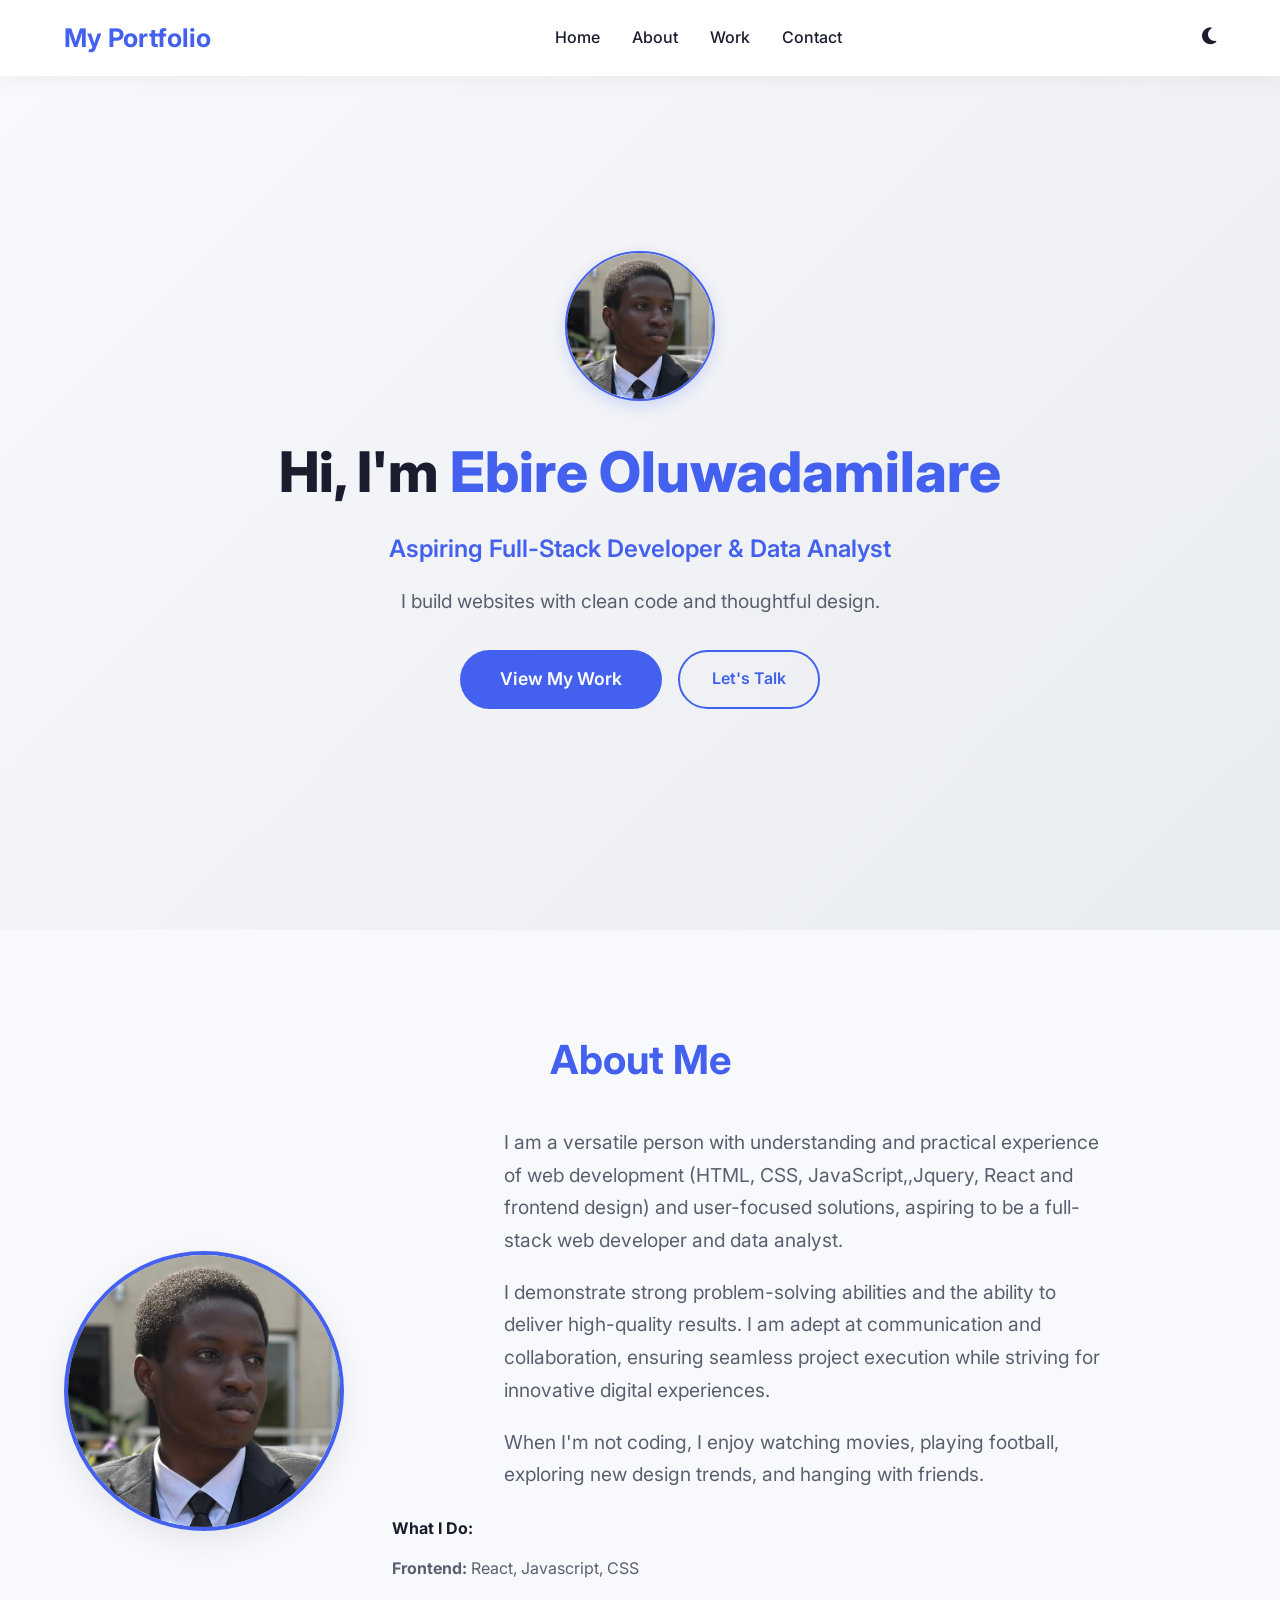
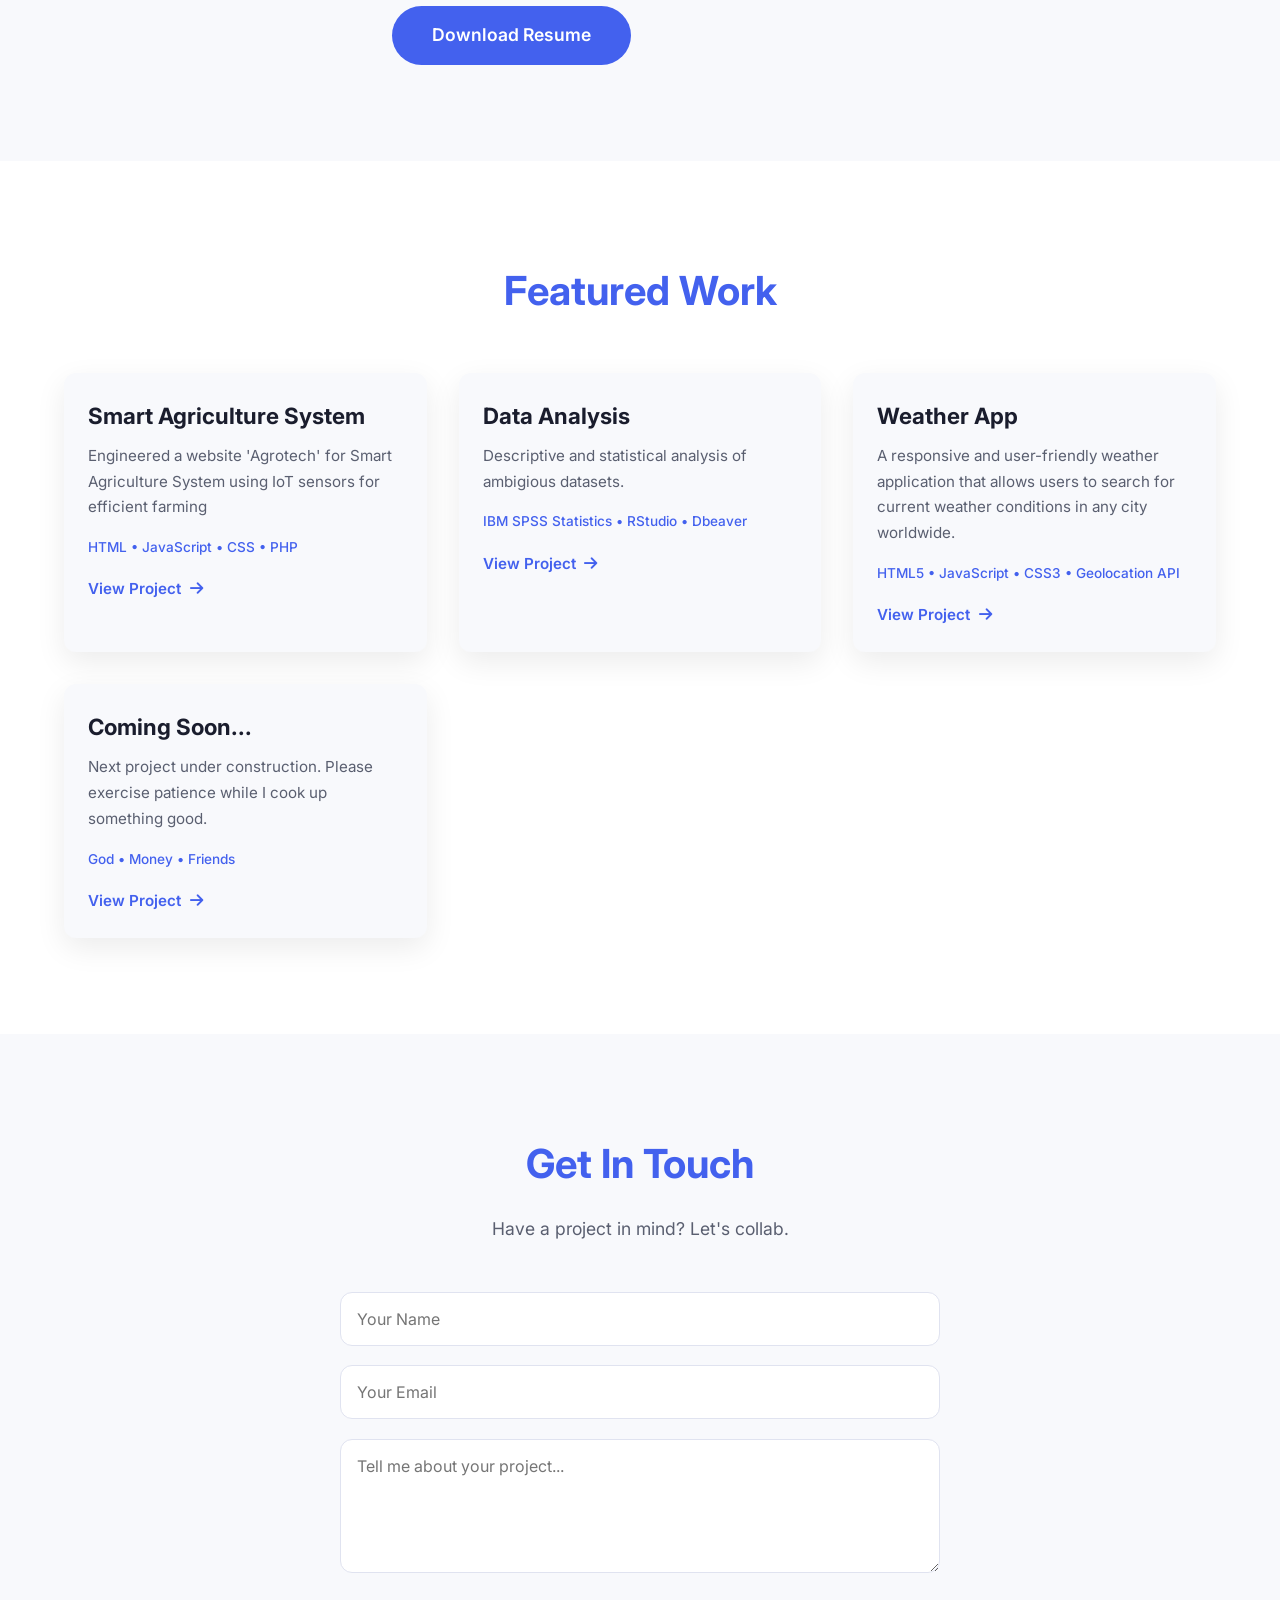
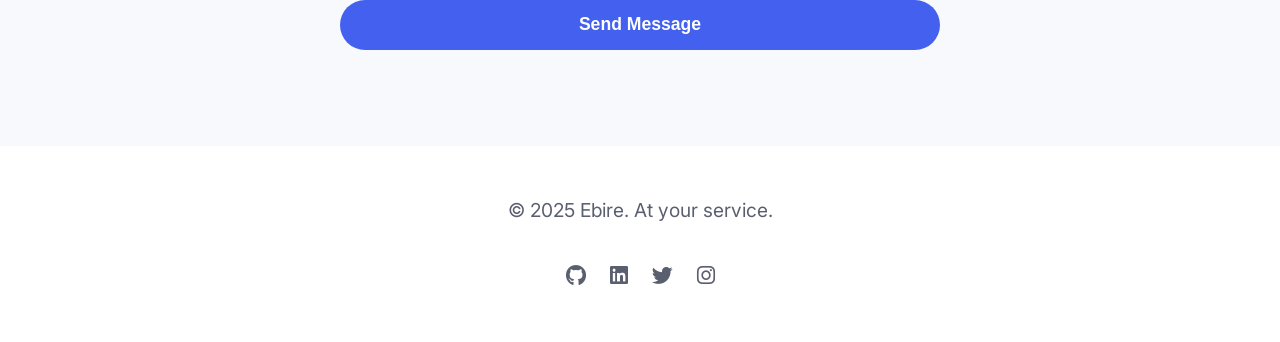
<file: index.html>
<!DOCTYPE html>
<html lang="en">

<head>
    <meta charset="UTF-8" />
    <meta name="viewport" content="width=device-width, initial-scale=1.0" />
    <title>Portfolio</title>
    <link rel="stylesheet" href="style.css" />
    <link href="https://fonts.googleapis.com/css2?family=Inter:wght@300;400;500;600;700&display=swap" rel="stylesheet">
    <link rel="stylesheet" href="https://cdnjs.cloudflare.com/ajax/libs/font-awesome/6.4.0/css/all.min.css" />
    <link rel="icon" href="favicon.svg" type="image/svg+xml">
    <link rel="alternate icon" href="favicon.ico" type="image/x-icon">
    <link rel="apple-touch-icon" sizes="57x57" href="/apple-icon-57x57.png">
    <link rel="apple-touch-icon" sizes="60x60" href="/apple-icon-60x60.png">
    <link rel="apple-touch-icon" sizes="72x72" href="/apple-icon-72x72.png">
    <link rel="apple-touch-icon" sizes="76x76" href="/apple-icon-76x76.png">
    <link rel="apple-touch-icon" sizes="114x114" href="/apple-icon-114x114.png">
    <link rel="apple-touch-icon" sizes="120x120" href="/apple-icon-120x120.png">
    <link rel="apple-touch-icon" sizes="144x144" href="/apple-icon-144x144.png">
    <link rel="apple-touch-icon" sizes="152x152" href="/apple-icon-152x152.png">
    <link rel="apple-touch-icon" sizes="180x180" href="/apple-icon-180x180.png">
    <link rel="icon" type="image/png" sizes="192x192" href="/android-icon-192x192.png">
    <link rel="icon" type="image/png" sizes="32x32" href="/favicon-32x32.png">
    <link rel="icon" type="image/png" sizes="96x96" href="/favicon-96x96.png">
    <link rel="icon" type="image/png" sizes="16x16" href="/favicon-16x16.png">
    <link rel="manifest" href="/manifest.json">
    <meta name="msapplication-TileColor" content="#ffffff">
    <meta name="msapplication-TileImage" content="/ms-icon-144x144.png">
    <meta name="theme-color" content="#ffffff">
</head>

<body>
    <!-- Navigation -->
    <nav id="navbar">
        <div class="nav-container">
            <a href="#" class="logo">My Portfolio</a>
            <ul class="nav-links">
                <li><a href="#home">Home</a></li>
                <li><a href="#about">About</a></li>
                <li><a href="#projects">Work</a></li>
                <li><a href="#contact">Contact</a></li>
            </ul>
            <div class="tog-bug">
                <button id="theme-toggle" aria-label="Toggle dark mode">
                <i class="fas fa-moon"></i>
            </button>
            <div class="burger">
                <span></span>
                <span></span>
                <span></span>
            </div>
            </div>
        </div>
    </nav>

    <!-- Hero Section -->
    <section id="home" class="hero">
        <div class="hero-content">
            <div class="profile-image-container">
                <img src="Oluwadamilare.jpg" alt="Your Name" class="profile-image" />
            </div>
            <h1>Hi, I'm <span>Ebire Oluwadamilare</span></h1>
            <p class="subtitle">Aspiring Full-Stack Developer & Data Analyst</p>
            <p class="description">
                I build websites with clean code and thoughtful design.
            </p>
            <div class="cta-buttons">
                <a href="#projects" class="btn primary">View My Work</a>
                <a href="#contact" class="btn secondary">Let's Talk</a>
            </div>
        </div>
    </section>

    <!-- About Section -->
    <section id="about" class="about">
        <div class="container">
            <h2 class="section-title">About Me</h2>
            <div class="about-content">
                <div class="about-img">
                    <img src="Oluwadamilare.jpg" alt="Your Name" />
                </div>
                <div class="about-text">
                    <p>
                        I am a versatile person with understanding and practical experience of web
                        development (HTML, CSS, JavaScript,,Jquery, React and frontend design) and user-focused
                        solutions, aspiring to be a full-stack web developer and data analyst.</p>
                    <p>I demonstrate strong problem-solving abilities and the ability to deliver high-quality results. I
                        am adept at communication and collaboration, ensuring seamless project execution while striving
                        for innovative digital experiences.</p>
                    <p>
                        When I'm not coding, I enjoy watching movies, playing football, exploring new design trends, and
                        hanging with friends.
                    </p>
                    <div class="skills">
                        <h4>What I Do:</h4>
                        <ul>
                            <li><strong>Frontend:</strong> React, Javascript, CSS</li>
                        </ul>
                    </div>
                    <a href="Curriculum Vitae-Oluwadamilare Ebire John.pdf" class="btn primary" target="_blank">Download Resume</a>
                </div>
            </div>
        </div>
    </section>

    <!-- Projects Section -->
    <section id="projects" class="projects">
        <div class="container">
            <h2 class="section-title">Featured Work</h2>
            <div class="projects-grid">
                <div class="project-card">
                    <div class="project-info">
                        <h3>Smart Agriculture System</h3>
                        <p>
                            Engineered a website 'Agrotech' for Smart Agriculture System using IoT sensors for efficient
                            farming
                        </p>
                        <div class="tech">HTML • JavaScript • CSS • PHP</div>
                        <a href="project.html" class="view-project">
                            View Project <i class="fas fa-arrow-right"></i>
                        </a>
                    </div>
                </div>

                <div class="project-card">
                    <div class="project-info">
                        <h3>Data Analysis</h3>
                        <p>
                            Descriptive and statistical analysis of ambigious datasets.
                        </p>
                        <div class="tech">IBM SPSS Statistics • RStudio • Dbeaver</div>
                        <a href="daproject.html" class="view-project">
                            View Project <i class="fas fa-arrow-right"></i>
                        </a>
                    </div>
                </div>

                <div class="project-card">
                    <div class="project-info">
                        <h3>Weather App</h3>
                        <p>
                            A responsive and user-friendly weather application that allows users to search for current weather conditions in any city worldwide.
                        </p>
                        <div class="tech">HTML5 • JavaScript • CSS3 • Geolocation API</div>
                        <a href="waproject.html" class="view-project">
                            View Project <i class="fas fa-arrow-right"></i>
                        </a>
                    </div>
                </div>
                <div class="project-card">
                    <div class="project-info">
                        <h3>Coming Soon...</h3>
                        <p>
                            Next project under construction. Please exercise patience while I cook up something good.
                        </p>
                        <div class="tech">God • Money • Friends</div>
                        <a href="#" target="_blank" class="view-project">
                            View Project <i class="fas fa-arrow-right"></i>
                        </a>
                    </div>
                </div>
            </div>
        </div>
    </section>

    <!-- Contact Section -->
    <section id="contact" class="contact">
        <div class="container">
            <h2 class="section-title">Get In Touch</h2>
            <p class="section-subtitle">
                Have a project in mind? Let's collab.
            </p>
            <form id="contact-form" class="contact-form">
                <div class="form-group">
                    <input type="text" name="name" placeholder="Your Name" required />
                </div>
                <div class="form-group">
                    <input type="email" name="email" placeholder="Your Email" required />
                </div>
                <div class="form-group">
                    <textarea name="message" rows="5" placeholder="Tell me about your project..." required></textarea>
                </div>
                <button type="submit" class="btn primary large">Send Message</button>
            </form>

            <div id="form-message"></div>
        </div>
    </section>

    <!-- Footer -->
    <footer>
        <div class="container">
            <p>&copy; 2025 Ebire. At your service.</p>
            <div class="social-links">
                <a href="https://github.com/debire" aria-label="GitHub"><i class="fab fa-github"></i></a>
                <a href="https://www.linkedin.com/in/oluwadamilareebire" aria-label="LinkedIn"><i
                        class="fab fa-linkedin"></i></a>
                <a href="https://x.com/d_ebire" aria-label="Twitter"><i class="fab fa-twitter"></i></a>
                <a href="https://www.instagram.com/_debiree/" aria-label="Instagram"><i
                        class="fab fa-instagram"></i></a>
            </div>
        </div>
    </footer>

    <script src="script.js"></script>
</body>

</html>
</file>
<file: style.css>
/* Reset & Base */
* {
    margin: 0;
    padding: 0;
    box-sizing: border-box;
}

/* Profile Image Styling */
.profile-image-container {
    width: 150px;
    height: 150px;
    border-radius: 50%;
    overflow: hidden;
    margin: 0 auto 1.5rem auto;
    border: 2px solid var(--accent);
    box-shadow: 0 5px 15px rgba(67, 97, 238, 0.2);
    background: var(--bg-secondary);
}

.profile-image {
    width: 100%;
    height: 100%;
    object-fit: cover;
    display: block;
}



:root {
    --bg-primary: #f8f9fc;
    --bg-secondary: #ffffff;
    --text-primary: #1a1d2d;
    --text-secondary: #5a5f70;
    --accent: #4361ee;
    --accent-hover: #3a56d4;
    --border: #e0e3f0;
    --shadow: 0 10px 30px rgba(0, 0, 0, 0.08);
    --radius: 12px;
    --transition: all 0.3s ease;
    --hero-gradient-light: linear-gradient(135deg, #f8f9fc 0%, #e9ecef 100%);
    --hero-gradient-dark: linear-gradient(135deg, #1a1a2e 0%, #16213e 100%);
}

/* Dark Mode */
.dark-mode {
    --bg-primary: #121212;
    --bg-secondary: #1e1e1e;
    --text-primary: #e0e0e0;
    --text-secondary: #aaaaaa;
    --border: #333;
    --shadow: 0 10px 30px rgba(0, 0, 0, 0.2);
    --hero-gradient-dark: linear-gradient(135deg, #121220 0%, #1a1a35 100%);
}

body {
    padding-top: 30px;
    min-height: 100vh;
    font-family: 'Inter', system-ui, -apple-system, sans-serif;
    background-color: var(--bg-primary);
    color: var(--text-primary);
    line-height: 1.7;
    transition: var(--transition);
}

.container {
    max-width: 1200px;
    margin: 0 auto;
    padding: 0 1.5rem;
}

.section-title {
    font-size: 2.5rem;
    font-weight: 700;
    text-align: center;
    margin-bottom: 1rem;
    color: var(--accent);
}

.section-subtitle {
    text-align: center;
    max-width: 600px;
    margin: 0 auto 3rem;
    color: var(--text-secondary);
    font-size: 1.1rem;
}

/* Navbar */
#navbar {
    position: fixed;
    top: 0;
    width: 100%;
    background: var(--bg-secondary);
    backdrop-filter: blur(10px);
    -webkit-backdrop-filter: blur(10px);
    box-shadow: 0 2px 20px rgba(0, 0, 0, 0.05);
    z-index: 1000;
    transition: var(--transition);
}

.nav-container {
    max-width: 1200px;
    margin: 0 auto;
    padding: 1rem 1.5rem;
    display: flex;
    justify-content: space-between;
    align-items: center;
}

.logo {
    font-size: 1.6rem;
    font-weight: 700;
    color: var(--accent);
    text-decoration: none;
}

.nav-links {
  display: flex;
  list-style: none;
  margin: 0;
  padding: 0;
  gap: 2rem;
}

.nav-links.active {
    display: flex;
}

.nav-links a {
  text-decoration: none;
  color: var(--text-primary);
  font-weight: 500;
  font-size: 1rem;
  transition: color 0.3s ease;
}

.nav-links a:hover {
  color: var(--accent);
}

#theme-toggle {
    background: none;
    border: none;
    color: var(--text-primary);
    font-size: 1.2rem;
    cursor: pointer;
    margin-left: 1rem;
}

.burger {
    display: none;
    flex-direction: column;
    cursor: pointer;
    z-index: 1001;
    width: 22px;
    /* Reduced width */
}

.burger span {
    width: 100%;
    height: 3px;
    background: var(--text-primary);
    /* Uses current theme's text color */
    margin: 4px 0;
    border-radius: 3px;
    transition: all 0.3s ease;
    /* Smooth animation for color & transform */
}

.github-rect-btn {
  position: absolute;
  top: 95px;           /* Below fixed navbar */
  right: 20px;         /* Distance from right edge */
  display: flex;
  align-items: center;
  gap: 0.6rem;
  background: #4361ee; /* Your brand blue */
  color: white !important;
  padding: 0.7rem 1.2rem;
  border-radius: 15px; /* Smooth rounded corners */
  text-decoration: none;
  font-weight: 500;
  font-size: 0.95rem;
  box-shadow: 0 4px 12px rgba(67, 97, 238, 0.2);
  z-index: 1000;
  transition: all 0.3s ease;
}

.github-rect-btn:hover {
  background: #3a56d4;
  transform: translateY(-3px);
  box-shadow: 0 6px 16px rgba(67, 97, 238, 0.3);
}

.github-rect-btn i {
  font-size: 1.1rem;
}

.github-rect-btn span {
  white-space: nowrap;
}

/* Dark mode support */
.dark-mode .github-rect-btn {
  background: #5e72e4;
}

.dark-mode .github-rect-btn:hover {
  background: #4b63dd;
}
/* Hero Section */
.hero {
    height: 100vh;
    display: flex;
    align-items: center;
    justify-content: center;
    text-align: center;
    padding: 0 1rem;
    box-sizing: border-box;

    /* Dynamic background */
    background: var(--hero-gradient-light);
    color: var(--text-primary);
    transition: background 0.5s ease;
    /* Smooth transition */
}

.dark-mode .hero {
    background: var(--hero-gradient-dark);
    --hero-gradient-dark: linear-gradient(135deg, #120029 0%, #2a1045 100%);
}

.hero-content {
    max-width: 800px;
}

.hero-content h1 {
    font-size: 3.5rem;
    margin-bottom: 0.5rem;
    font-weight: 800;
}

.hero-content h1 span {
    color: var(--accent);
    position: relative;
}

.hero-content .subtitle {
    font-size: 1.5rem;
    color: var(--accent);
    margin-bottom: 1rem;
    font-weight: 600;
}

.hero-content .description {
    font-size: 1.2rem;
    color: var(--text-secondary);
    margin-bottom: 2rem;
    max-width: 600px;
    margin-left: auto;
    margin-right: auto;
}

.cta-buttons {
    display: flex;
    gap: 1rem;
    justify-content: center;
    flex-wrap: wrap;
}

/* Buttons */
.btn {
    padding: 0.8rem 2rem;
    border-radius: 50px;
    font-weight: 600;
    text-decoration: none;
    transition: var(--transition);
    display: inline-block;
    border: none;
    cursor: pointer;
    font-size: 1rem;
}

.btn.primary {
    background: var(--accent);
    color: white;
}

.btn.primary:hover {
    background: var(--accent-hover);
    transform: translateY(-3px);
    box-shadow: var(--shadow);
}

.btn.secondary {
    background: transparent;
    color: var(--accent);
    border: 2px solid var(--accent);
}

.btn.secondary:hover {
    background: rgba(67, 97, 238, 0.1);
}

.btn.large {
    padding: 1rem 2.5rem;
    font-size: 1.1rem;
}

/* About Section */
.about {
    padding: 6rem 0;
}

.about-content {
    display: flex;
    flex-wrap: wrap;
    gap: 3rem;
    align-items: center;
    margin-top: 2rem;
}

.about-img img {
    width: 280px;
    height: 280px;
    border-radius: 50%;
    object-fit: cover;
    border: 4px solid var(--accent);
    box-shadow: var(--shadow);
}

.about-text {
    flex: 1;
    min-width: 300px;
}

.about-text p {
    margin-bottom: 1.2rem;
    color: var(--text-secondary);
}

.skills {
    margin: 1.5rem 0;
}

.skills h4 {
    margin-bottom: 0.8rem;
    color: var(--text-primary);
}

.skills ul {
    list-style: none;
}

.skills li {
    margin-bottom: 0.5rem;
    color: var(--text-secondary);
}

/* Projects Section */
.projects {
    padding: 6rem 0;
    background: var(--bg-secondary);
}

.projects-grid {
    display: grid;
    grid-template-columns: repeat(auto-fit, minmax(320px, 1fr));
    gap: 2rem;
    margin-top: 3rem;
}

.project-card {
    background: var(--bg-primary);
    border-radius: var(--radius);
    overflow: hidden;
    box-shadow: var(--shadow);
    transition: var(--transition);
}

.project-card:hover {
    transform: translateY(-10px);
    box-shadow: 0 20px 40px rgba(0, 0, 0, 0.12);
}

.project-img img {
    width: 100%;
    height: 200px;
    object-fit: cover;
}

.project-info {
    padding: 1.5rem;
}

.project-info h3 {
    font-size: 1.4rem;
    margin-bottom: 0.5rem;
    color: var(--text-primary);
}

.project-info p {
    color: var(--text-secondary);
    margin-bottom: 1rem;
    font-size: 0.95rem;
}

.tech {
    font-size: 0.85rem;
    color: var(--accent);
    font-weight: 500;
    margin-bottom: 1rem;
    display: block;
}

.view-project {
    color: var(--accent);
    text-decoration: none;
    font-weight: 600;
    font-size: 0.95rem;
}

.view-project i {
    margin-left: 0.3rem;
    transition: var(--transition);
}

.view-project:hover i {
    transform: translateX(3px);
}

/* Contact Section */
.contact {
    padding: 6rem 0;
}

.contact-form {
    max-width: 600px;
    margin: 0 auto;
    display: flex;
    flex-direction: column;
    gap: 1.2rem;
}

.form-group input,
.form-group textarea {
    width: 100%;
    padding: 1rem;
    border: 1px solid var(--border);
    border-radius: var(--radius);
    background: var(--bg-secondary);
    color: var(--text-primary);
    font-family: inherit;
    font-size: 1rem;
    transition: var(--transition);
}

.form-group input:focus,
.form-group textarea:focus {
    outline: none;
    border-color: var(--accent);
    box-shadow: 0 0 0 3px rgba(67, 97, 238, 0.2);
}

/* Footer */
footer {
    text-align: center;
    padding: 3rem 1.5rem;
    background: var(--bg-secondary);
    color: var(--text-secondary);
    font-size: 0.95rem;
}

.social-links {
    margin-top: 1rem;
    display: flex;
    justify-content: center;
    gap: 1.5rem;
}

.social-links a {
    color: var(--text-secondary);
    font-size: 1.3rem;
    transition: var(--transition);
}

.social-links a:hover {
    color: var(--accent);
    transform: translateY(-2px);
}

.profile-image-container {
    opacity: 0;
    transform: translateY(20px);
    animation: fadeUp 1s ease forwards;
}

.hero-content h1,
.subtitle,
.description,
.cta-buttons {
    opacity: 0;
    transform: translateY(20px);
    animation: fadeUp 1s ease forwards;
}

.hero-content h1 {
    animation-delay: 0.2s;
}

.subtitle {
    animation-delay: 0.4s;
}

.description {
    animation-delay: 0.6s;
}

.cta-buttons {
    animation-delay: 0.8s;
}

.project-container {
    padding: 4rem 1.5rem;
    max-width: 1200px;
    margin: 0 auto;
}

.project-header {
    text-align: center;
    margin-bottom: 3rem;
}

.project-header h1 {
    font-size: 2.6rem;
    color: var(--accent);
    margin-bottom: 0.5rem;
}

.project-header p {
    color: var(--text-secondary);
    font-size: 1.1rem;
    max-width: 700px;
    margin: 0 auto;
}

.screenshots {
    display: grid;
    grid-template-columns: repeat(auto-fit, minmax(300px, 1fr));
    gap: 1.5rem;
    margin-top: 2rem;
}

.screenshot-card {
    border-radius: var(--radius);
    overflow: hidden;
    box-shadow: var(--shadow);
    transition: transform 0.3s ease;
}

.screenshot-card:hover {
    transform: translateY(-5px);
}

.screenshot-card img {
    width: 100%;
    height: auto;
    display: block;
}

.caption {
    background: var(--bg-secondary);
    color: var(--text-primary);
    padding: 0.8rem;
    font-size: 0.95rem;
    text-align: center;
    border-top: 1px solid var(--border);
}

.back-link {
    display: inline-block;
    margin: 1rem 0 2rem;
    color: var(--accent);
    text-decoration: none;
    font-weight: 500;
}

.back-link i {
    margin-right: 0.5rem;
}

.thanks-container {
    min-height: 80vh;
    display: flex;
    flex-direction: column;
    align-items: center;
    justify-content: center;
    text-align: center;
    padding: 2rem 1rem;
}

.icon {
    font-size: 5rem;
    color: var(--accent);
    margin-bottom: 1.5rem;
}

h1 {
    font-size: 2.8rem;
    margin-bottom: 1rem;
    color: var(--text-primary);
}

p {
    font-size: 1.2rem;
    color: var(--text-secondary);
    max-width: 600px;
    margin: 0 auto 2rem;
}

.btn.primary {
    font-size: 1.1rem;
    padding: 0.9rem 2.5rem;
}

#form-status {
    display: none;
    text-align: center;
    margin-top: 1rem;
}

/* Lightbox */
.lightbox {
  display: none;
  position: fixed;
  top: 0;
  left: 0;
  width: 100%;
  height: 100%;
  background-color: rgba(0, 0, 0, 0.9);
  z-index: 1000;
  justify-content: center;
  align-items: center;
  overflow: hidden;
}

.lightbox img {
  max-width: 90%;
  max-height: 90%;
  border-radius: var(--radius);
  box-shadow: 0 10px 30px rgba(0, 0, 0, 0.4);
  transition: transform 0.3s ease;
}

.lightbox:hover img {
  transform: scale(1.02);
}

.close {
  position: absolute;
  top: 20px;
  right: 30px;
  font-size: 3rem;
  color: white;
  cursor: pointer;
  z-index: 1001;
  transition: transform 0.3s ease;
}

.close:hover {
  transform: scale(1.1);
}
@keyframes fadeUp {
    to {
        opacity: 1;
        transform: translateY(0);
    }
}

@media (max-width: 768px) {
    .about-img{
        display: none;
    }
    .nav-links {
        display: none;
        list-style: none;
        flex-direction: column;
        background: var(--bg-secondary);
        position: absolute;
        top: 70px;
        left: 0;
        gap: 1rem;
        right: 0;
        margin: 0;
        padding: 1rem 0;
        box-shadow: 0 10px 30px rgba(0, 0, 0, 0.1);
        z-index: 1000;
    }

    .nav-links li {
        list-style: none;
        text-align: center;
    }

    .nav-links a {
        display: block;
        padding: 0.8rem 1rem;
        color: var(--text-primary);
        text-decoration: none;
        font-weight: 500;
        transition: color 0.3s;
    }

    .tog-bug{
        display: flex;
        flex-direction: row;
        align-items: center;
        justify-content: center;
        gap: 1.5rem;
    }
    .nav-links a:hover {
        color: var(--accent);
    }

    .nav-links.active {
        display: flex;
    }

    .nav-container {
        gap: 1rem;
        flex-wrap: nowrap;
    }

    .burger {
        display: flex;
        width: 22px;
    }

    .hero-content h1 {
        font-size: 2.8rem;
    }

    .section-title {
        font-size: 2.2rem;
    }

    .cta-buttons {
        flex-direction: column;
        gap: 0.8rem;
    }

    #theme-toggle {
        margin-left: 0.5rem;
    }
    .profile-image-container {
        width: 120px;
        height: 120px;
        margin-bottom: 1rem;
    }

    .hero-content h1 {
        font-size: 2.5rem;
    }

    .subtitle {
        font-size: 1.3rem;
    }
    .github-rect-btn {
    top: 105px;
    right: 10px;
    font-size: 0.85rem;
    padding: 0.5rem 0.6rem;
    border-radius: 10px;
  }

  .github-rect-btn i {
    font-size: 1rem;
  }
}
</file>
